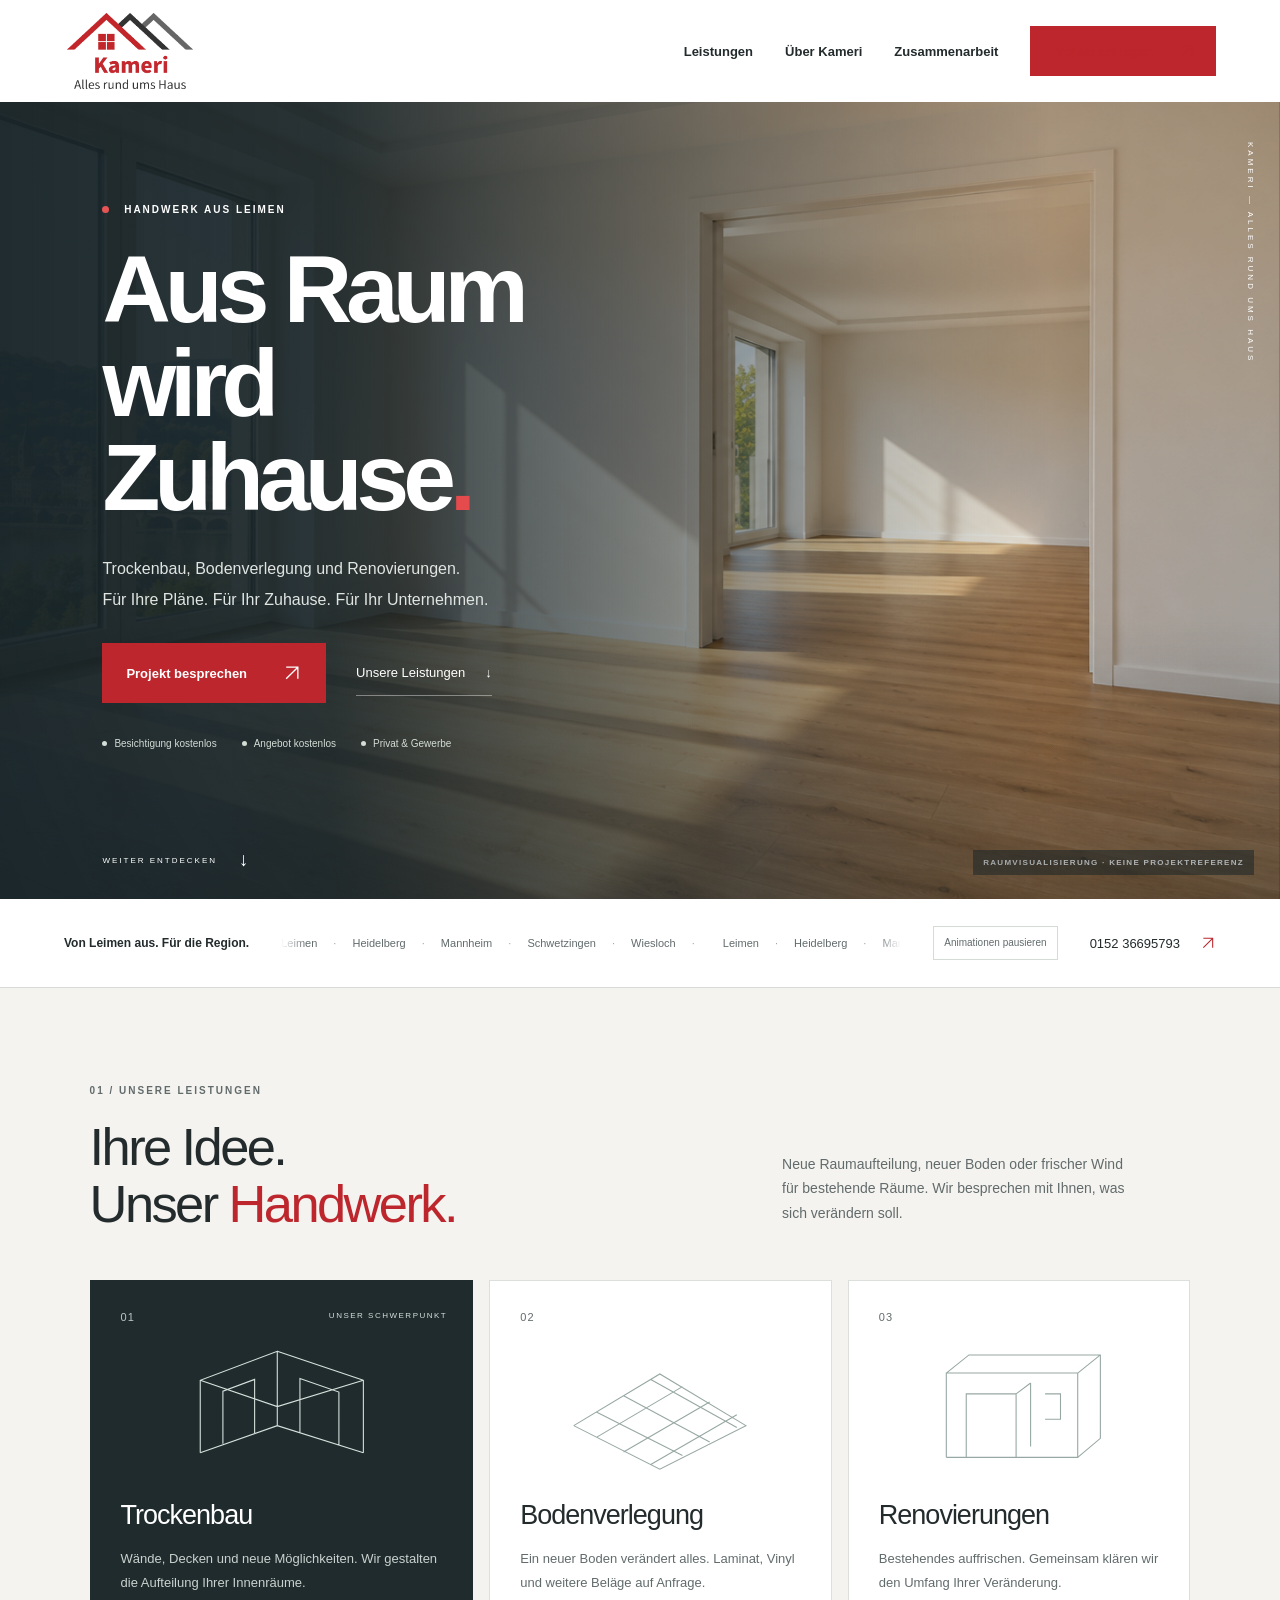
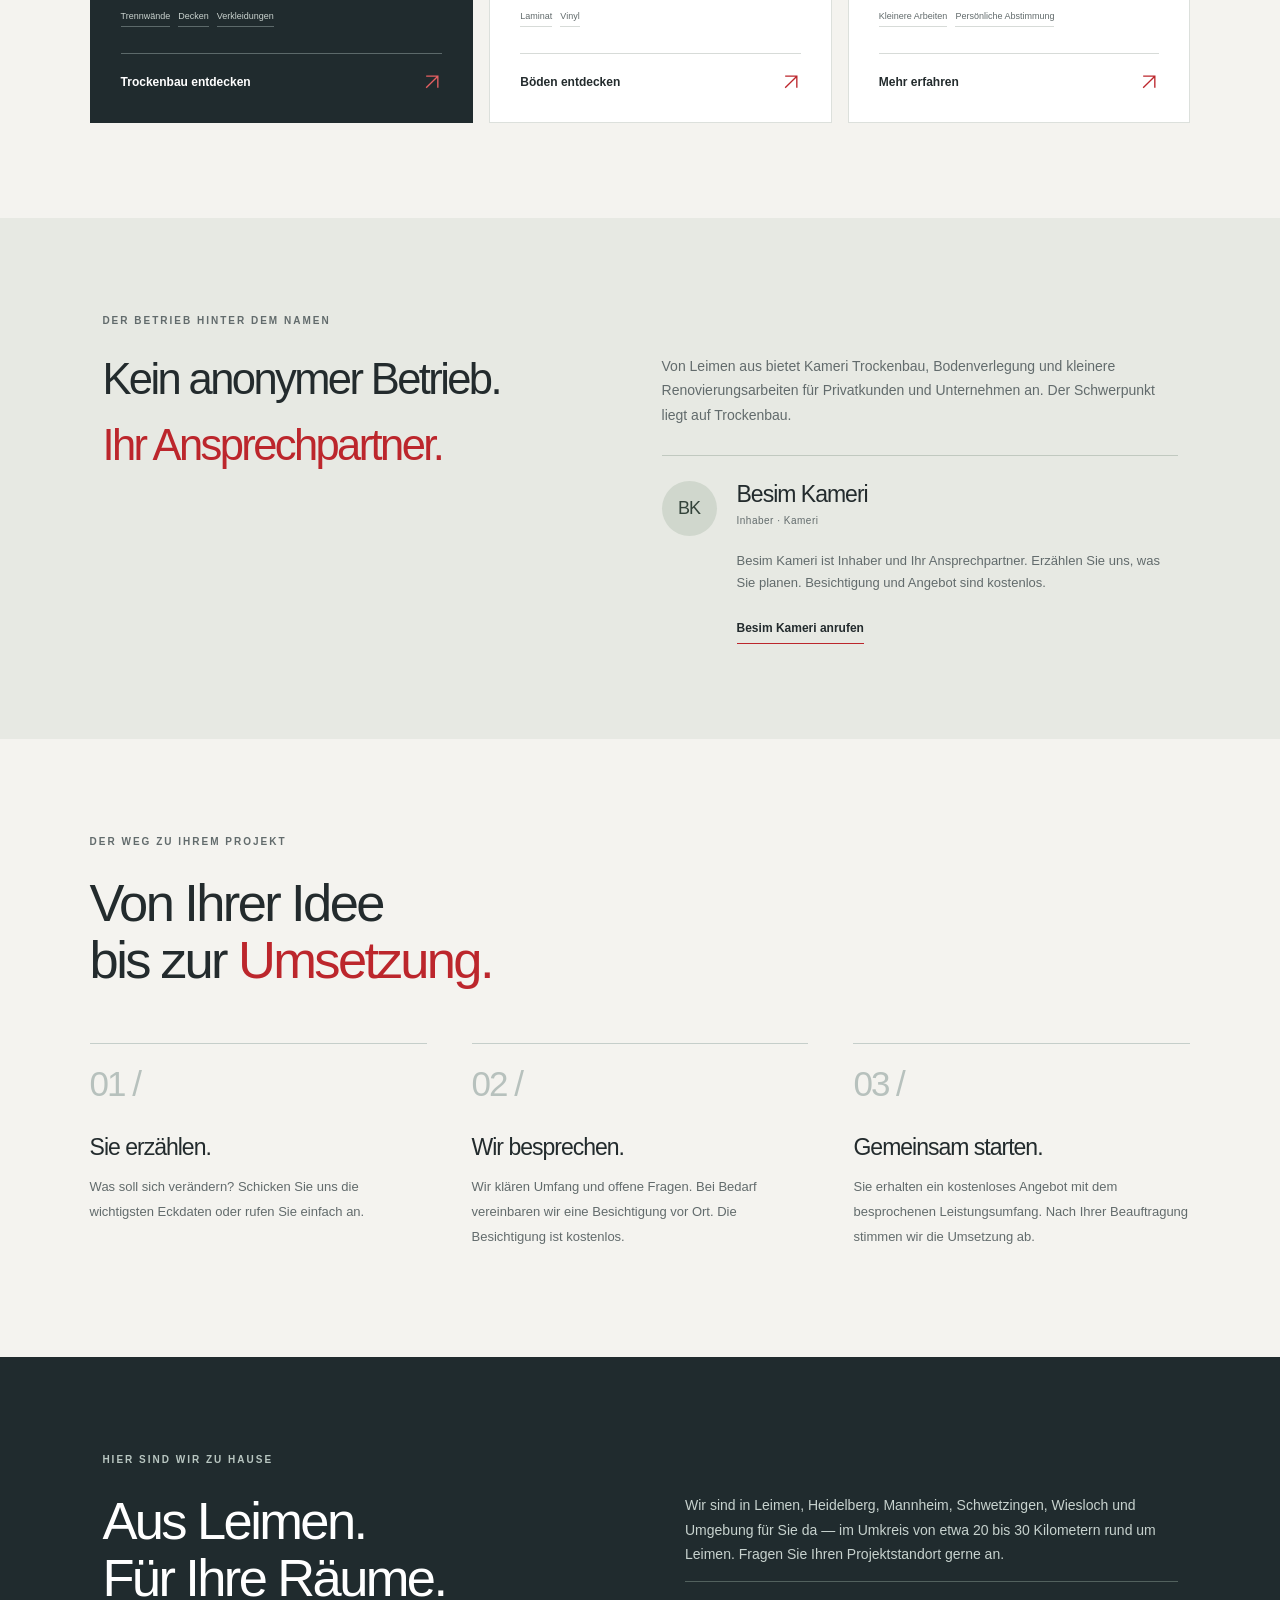
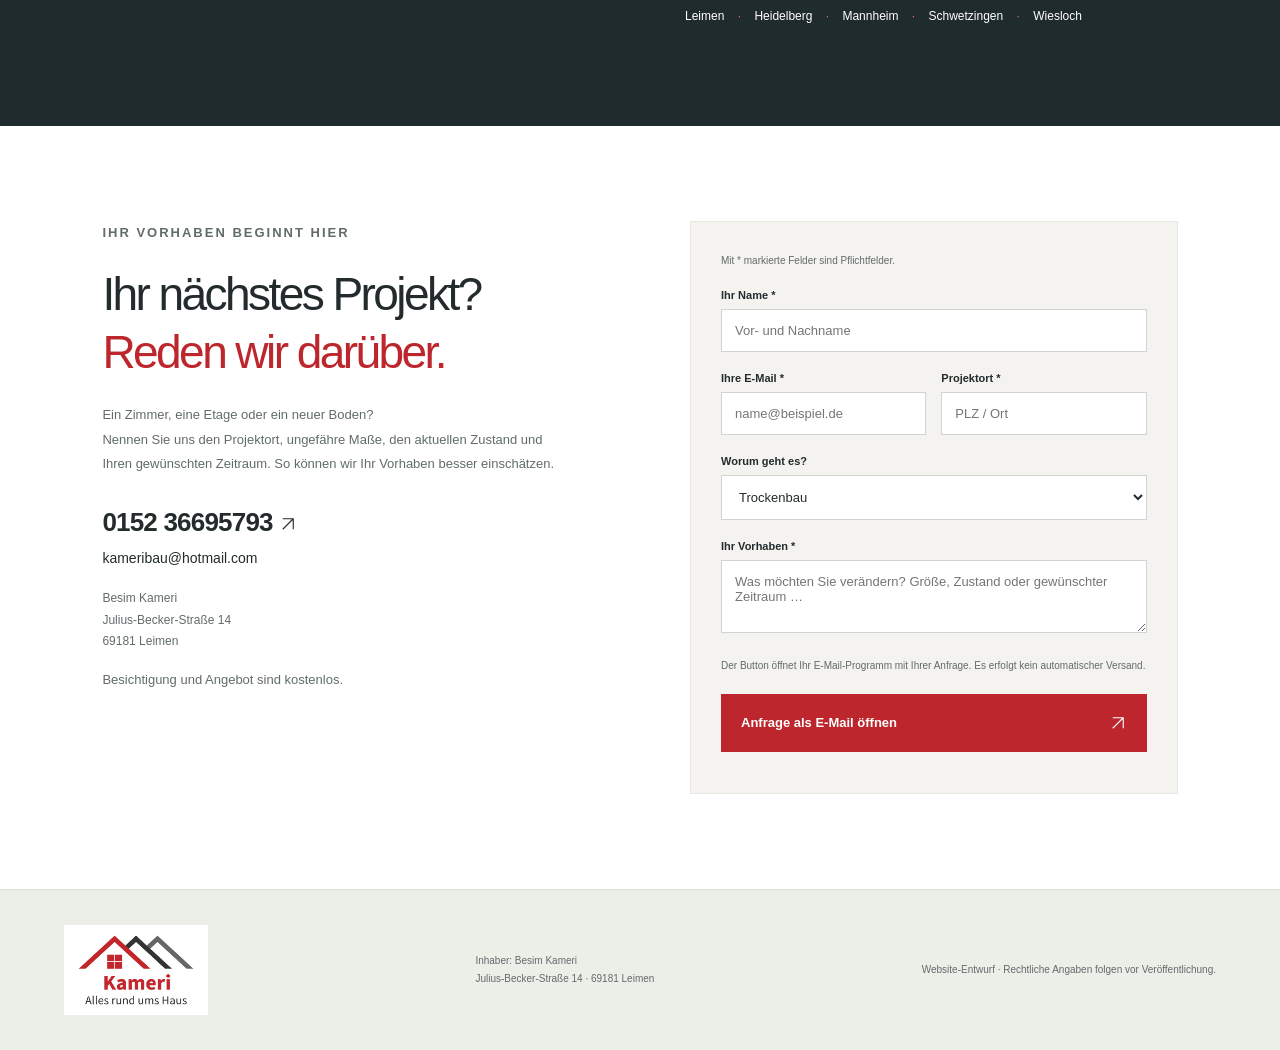
<file: index.html>
<!doctype html>
<html lang="de">
<head>
<meta charset="utf-8"><meta name="viewport" content="width=device-width, initial-scale=1">
<title>Kameri · Trockenbau & Bodenverlegung in Leimen</title>
<meta name="description" content="Kameri – Alles rund ums Haus. Trockenbau, Laminat, Vinyl und Renovierungen in Leimen, Heidelberg, Mannheim, Schwetzingen und Wiesloch. Jetzt Projekt anfragen.">
<link rel="stylesheet" href="style.css?v=bewegung-7">
</head>
<body>
<a class="skip-link" href="#hauptinhalt">Zum Inhalt springen</a>
<header class="header"><a class="brand" href="#" aria-label="Kameri Startseite"><img src="assets/kameri-logo.png" alt="Kameri – Alles rund ums Haus" width="230" height="143" style="width:min(230px, 44vw);max-width:100%;height:auto"></a><button class="menu-toggle" type="button" aria-expanded="false" aria-controls="main-nav" hidden>Menü <span aria-hidden="true">☰</span></button><nav id="main-nav" aria-label="Hauptnavigation"><a href="#leistungen">Leistungen</a><a href="#ueber-uns">Über Kameri</a><a href="#ablauf">Zusammenarbeit</a><a href="#kontakt" class="nav-contact">Projekt anfragen <span><svg aria-hidden="true" width="18" height="18" viewBox="0 0 24 24" fill="none" stroke="currentColor" stroke-width="1.5"><path d="M5 19 19 5M5 5h14v14"/></svg></span></a></nav></header>
<main id="hauptinhalt">
<section class="hero">
<figure class="hero-photo"><div class="hero-image-layer"><img src="assets/raumgestaltung.png" alt="Visualisierung eines hellen Innenraums mit Trockenbau und Holzoptikboden" width="1536" height="1024" fetchpriority="high"></div><figcaption>RAUMVISUALISIERUNG · KEINE PROJEKTREFERENZ</figcaption></figure>
<div class="hero-copy"><p class="eyebrow"><span class="dot"></span> HANDWERK AUS LEIMEN</p><h1>Aus Raum<br>wird <span>Zuhause</span></h1><p class="intro">Trockenbau, Bodenverlegung und Renovierungen. <br>Für Ihre Pläne. Für Ihr Zuhause. Für Ihr Unternehmen.</p><div class="hero-actions"><a class="button" href="#kontakt">Projekt besprechen <svg aria-hidden="true" width="20" height="20" viewBox="0 0 24 24" fill="none" stroke="currentColor" stroke-width="1.6"><path d="m5 19 14-14M5 5h14v14"/></svg></a><a class="hero-secondary" href="#leistungen">Unsere Leistungen <span aria-hidden="true">↓</span></a></div><div class="hero-proof"><span>Besichtigung kostenlos</span><span>Angebot kostenlos</span><span>Privat & Gewerbe</span></div></div>
<a class="hero-bottom" href="#leistungen"><span>WEITER ENTDECKEN</span><span aria-hidden="true">↓</span></a><span class="hero-side" aria-hidden="true">KAMERI — ALLES RUND UMS HAUS</span>
</section>
<div class="intro-strip"><span>Von Leimen aus. Für die Region.</span><div class="city-ticker"><p class="sr-only">Leimen, Heidelberg, Mannheim, Schwetzingen und Wiesloch</p><div class="ticker-track" aria-hidden="true"><span>Leimen <i>·</i> Heidelberg <i>·</i> Mannheim <i>·</i> Schwetzingen <i>·</i> Wiesloch <i>·</i> </span><span>Leimen <i>·</i> Heidelberg <i>·</i> Mannheim <i>·</i> Schwetzingen <i>·</i> Wiesloch <i>·</i> </span></div></div><button class="motion-toggle" type="button" aria-pressed="false" hidden>Animationen pausieren</button><a href="tel:+4915236695793">0152 36695793 <svg aria-hidden="true" width="20" height="20" viewBox="0 0 24 24" fill="none" stroke="currentColor" stroke-width="1.6"><path d="m5 19 14-14M5 5h14v14"/></svg></a></div>
<section id="leistungen" class="services section"><div class="section-heading"><div><p class="eyebrow">01 / UNSERE LEISTUNGEN</p><h2>Ihre Idee.<br>Unser <em>Handwerk.</em></h2></div><p>Neue Raumaufteilung, neuer Boden oder frischer Wind für bestehende Räume. Wir besprechen mit Ihnen, was sich verändern soll.</p></div><div class="service-grid">
<article class="service service-featured"><span class="number">01</span><span class="tag">UNSER SCHWERPUNKT</span><div class="service-drawing" aria-hidden="true"><svg viewBox="0 0 260 160" fill="none" stroke="currentColor" stroke-width="1.2"><path d="m40 130 85-30 95 30M125 100V18M40 130V50l85-32 95 32v80M65 120V62l35-13v59M150 108V48l43 15v59M125 18l95 32M40 50l85 29 95-29M125 79v21"/></svg></div><div class="service-copy"><h3>Trockenbau</h3><p>Wände, Decken und neue Möglichkeiten. Wir gestalten die Aufteilung Ihrer Innenräume.</p><ul><li>Trennwände</li><li>Decken</li><li>Verkleidungen</li></ul><a class="service-link" href="trockenbau.html"><span>Trockenbau entdecken</span><svg aria-hidden="true" width="20" height="20" viewBox="0 0 24 24" fill="none" stroke="currentColor" stroke-width="1.6"><path d="m5 19 14-14M5 5h14v14"/></svg></a></div></article>
<article class="service"><span class="number">02</span><div class="service-drawing" aria-hidden="true"><svg viewBox="0 0 260 160" fill="none" stroke="currentColor" stroke-width="1.2"><path d="m35 100 95-57 95 57-95 48-95-48Zm25 13 95-56M90 129l95-55M120 143l95-55M60 85l95 48M90 67l95 51M120 49l95 53"/></svg></div><div class="service-copy"><h3>Bodenverlegung</h3><p>Ein neuer Boden verändert alles. Laminat, Vinyl und weitere Beläge auf Anfrage.</p><ul><li>Laminat</li><li>Vinyl</li></ul><a class="service-link" href="bodenverlegung.html"><span>Böden entdecken</span><svg aria-hidden="true" width="20" height="20" viewBox="0 0 24 24" fill="none" stroke="currentColor" stroke-width="1.6"><path d="m5 19 14-14M5 5h14v14"/></svg></a></div></article>
<article class="service"><span class="number">03</span><div class="service-drawing" aria-hidden="true"><svg viewBox="0 0 260 160" fill="none" stroke="currentColor" stroke-width="1.2"><path d="M50 135V42h145v93H50Zm22 0V65h55v70m32-70h17v28h-17M50 42l25-20h145v92l-25 21M195 42l25-20M127 65l16-12m-16 12h-55M143 53v70"/></svg></div><div class="service-copy"><h3>Renovierungen</h3><p>Bestehendes auffrischen. Gemeinsam klären wir den Umfang Ihrer Veränderung.</p><ul><li>Kleinere Arbeiten</li><li>Persönliche Abstimmung</li></ul><a class="service-link" href="renovierungen.html"><span>Mehr erfahren</span><svg aria-hidden="true" width="20" height="20" viewBox="0 0 24 24" fill="none" stroke="currentColor" stroke-width="1.6"><path d="m5 19 14-14M5 5h14v14"/></svg></a></div></article></div></section>
<section id="ueber-uns" class="section about"><p class="eyebrow">DER BETRIEB HINTER DEM NAMEN</p><h2>Kein anonymer Betrieb.<br><em>Ihr Ansprechpartner.</em></h2><div class="about-grid"><p>Von Leimen aus bietet Kameri Trockenbau, Bodenverlegung und kleinere Renovierungsarbeiten für Privatkunden und Unternehmen an. Der Schwerpunkt liegt auf Trockenbau.</p><div><span class="person-monogram" aria-hidden="true">BK</span><h3>Besim Kameri</h3><p class="person-role">Inhaber · Kameri</p><p>Besim Kameri ist Inhaber und Ihr Ansprechpartner. Erzählen Sie uns, was Sie planen. Besichtigung und Angebot sind kostenlos.</p><a class="text-link" href="tel:+4915236695793">Besim Kameri anrufen</a></div></div></section>
<section id="ablauf" class="process section"><p class="eyebrow">DER WEG ZU IHREM PROJEKT</p><h2>Von Ihrer Idee<br>bis zur <em>Umsetzung.</em></h2><div class="steps"><article><span>01 /</span><h3>Sie erzählen.</h3><p>Was soll sich verändern? Schicken Sie uns die wichtigsten Eckdaten oder rufen Sie einfach an.</p></article><article><span>02 /</span><h3>Wir besprechen.</h3><p>Wir klären Umfang und offene Fragen. Bei Bedarf vereinbaren wir eine Besichtigung vor Ort. Die Besichtigung ist kostenlos.</p></article><article><span>03 /</span><h3>Gemeinsam starten.</h3><p>Sie erhalten ein kostenloses Angebot mit dem besprochenen Leistungsumfang. Nach Ihrer Beauftragung stimmen wir die Umsetzung ab.</p></article></div></section>
<section class="region section"><p class="eyebrow">HIER SIND WIR ZU HAUSE</p><h2>Aus Leimen.<br>Für Ihre Räume.</h2><p>Wir sind in Leimen, Heidelberg, Mannheim, Schwetzingen, Wiesloch und Umgebung für Sie da — im Umkreis von etwa 20 bis 30 Kilometern rund um Leimen. Fragen Sie Ihren Projektstandort gerne an.</p><div class="cities">Leimen <span>·</span> Heidelberg <span>·</span> Mannheim <span>·</span> Schwetzingen <span>·</span> Wiesloch</div></section>
<section id="kontakt" class="contact section"><div><p class="eyebrow">IHR VORHABEN BEGINNT HIER</p><h2>Ihr nächstes Projekt?<br><em>Reden wir darüber.</em></h2><p>Ein Zimmer, eine Etage oder ein neuer Boden?<br>Nennen Sie uns den Projektort, ungefähre Maße, den aktuellen Zustand und Ihren gewünschten Zeitraum. So können wir Ihr Vorhaben besser einschätzen.</p><a class="contact-phone" href="tel:+4915236695793">0152 36695793 <svg aria-hidden="true" width="18" height="18" viewBox="0 0 24 24" fill="none" stroke="currentColor" stroke-width="1.5"><path d="M5 19 19 5M5 5h14v14"/></svg></a><a href="mailto:kameribau@hotmail.com">kameribau@hotmail.com</a><address>Besim Kameri<br>Julius-Becker-Straße 14<br>69181 Leimen</address><p>Besichtigung und Angebot sind kostenlos.</p></div><form id="inquiry"><p class="form-note">Mit * markierte Felder sind Pflichtfelder.</p><label for="name">Ihr Name *</label><input id="name" name="name" autocomplete="name" required placeholder="Vor- und Nachname"><div class="form-row"><div><label for="email">Ihre E-Mail *</label><input id="email" name="email" type="email" autocomplete="email" required placeholder="name@beispiel.de"></div><div><label for="place">Projektort *</label><input id="place" name="place" autocomplete="address-level2" required placeholder="PLZ / Ort"></div></div><label for="service">Worum geht es?</label><select id="service" name="service"><option>Trockenbau</option><option>Bodenverlegung</option><option>Renovierung</option><option>Mehrere Leistungen / Sonstiges</option></select><label for="message">Ihr Vorhaben *</label><textarea id="message" name="message" rows="3" required placeholder="Was möchten Sie verändern? Größe, Zustand oder gewünschter Zeitraum …"></textarea><p class="form-note">Der Button öffnet Ihr E-Mail-Programm mit Ihrer Anfrage. Es erfolgt kein automatischer Versand.</p><button class="button" type="submit">Anfrage als E-Mail öffnen <span><svg aria-hidden="true" width="18" height="18" viewBox="0 0 24 24" fill="none" stroke="currentColor" stroke-width="1.5"><path d="M5 19 19 5M5 5h14v14"/></svg></span></button><p id="form-status" role="status"></p></form></section>
</main><footer><a class="brand" href="#"><img src="assets/kameri-logo.png" alt="Kameri – Alles rund ums Haus" width="230" height="143" style="width:min(230px, 44vw);max-width:100%;height:auto"></a><p>Inhaber: Besim Kameri<br>Julius-Becker-Straße 14 · 69181 Leimen</p><span class="draft-note">Website-Entwurf · Rechtliche Angaben folgen vor Veröffentlichung.</span></footer>
<script src="script.js?v=bewegung-7"></script>
</body></html>
</file>
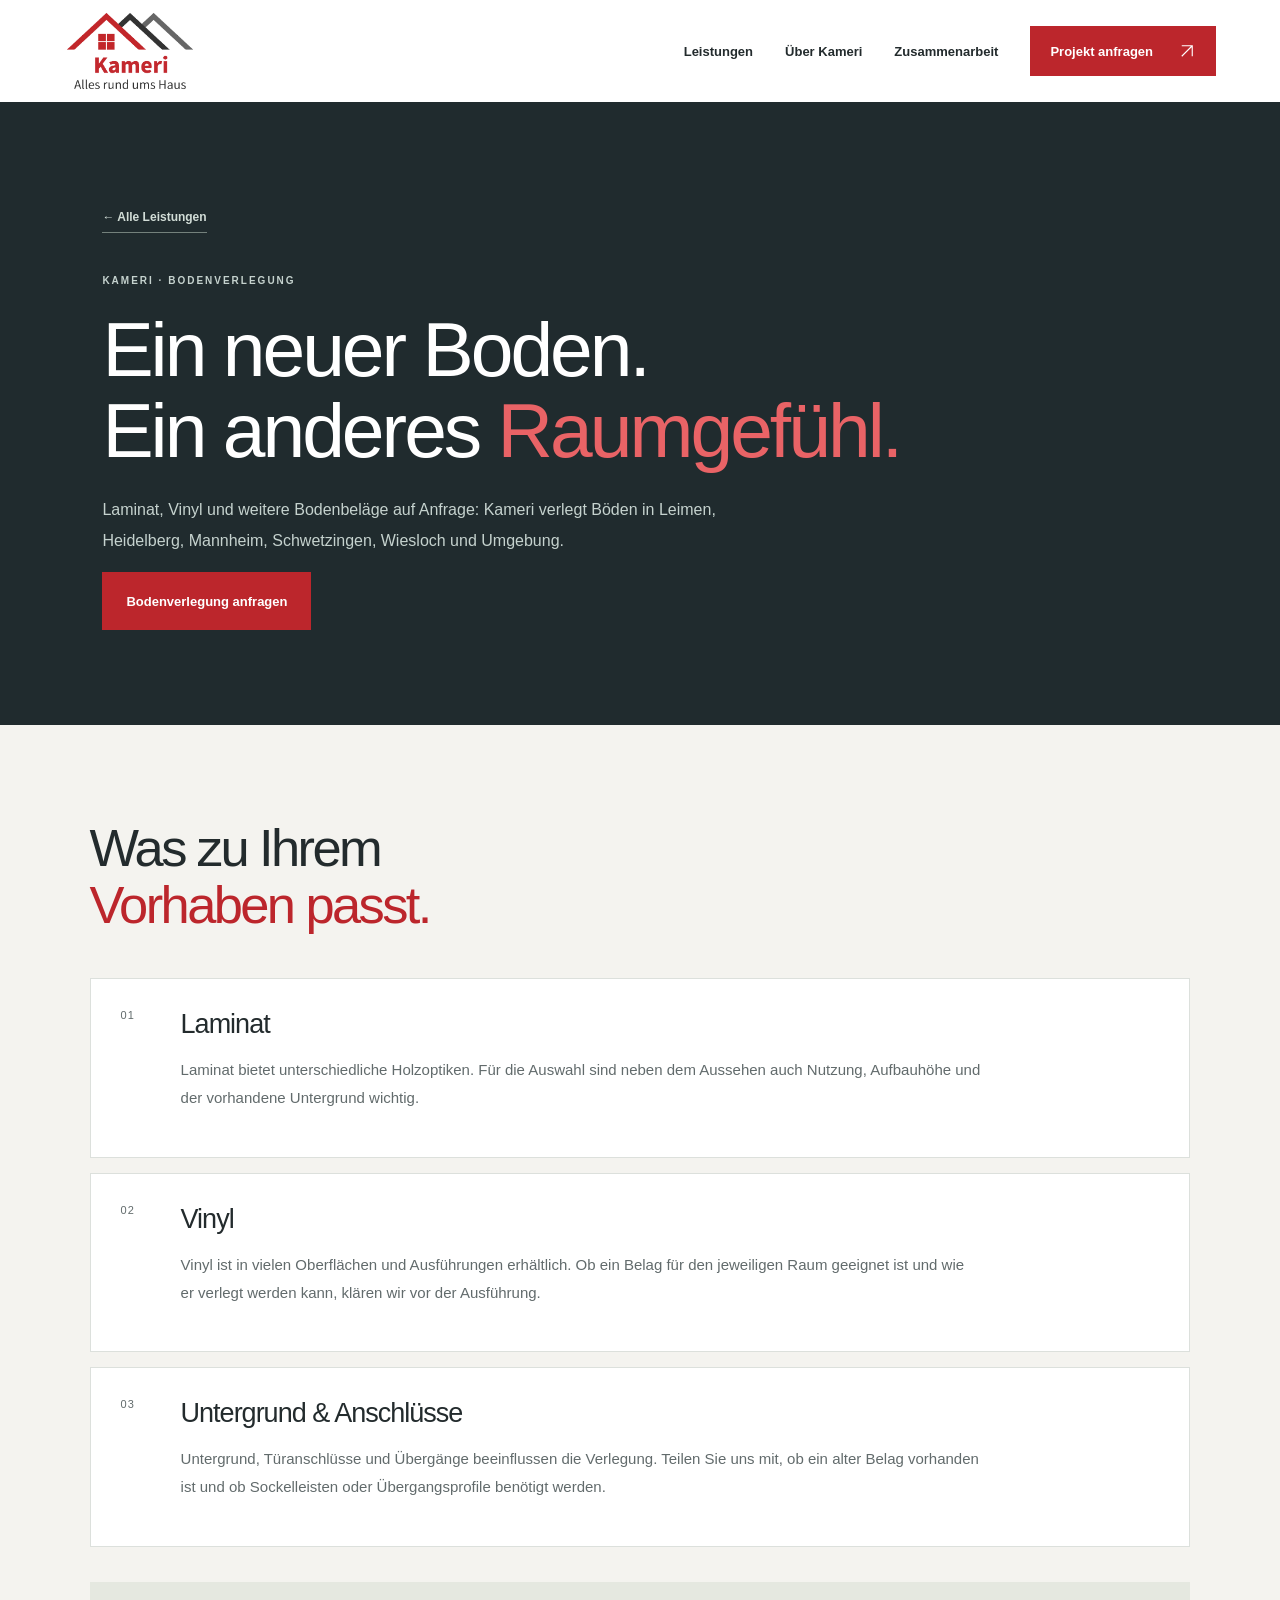
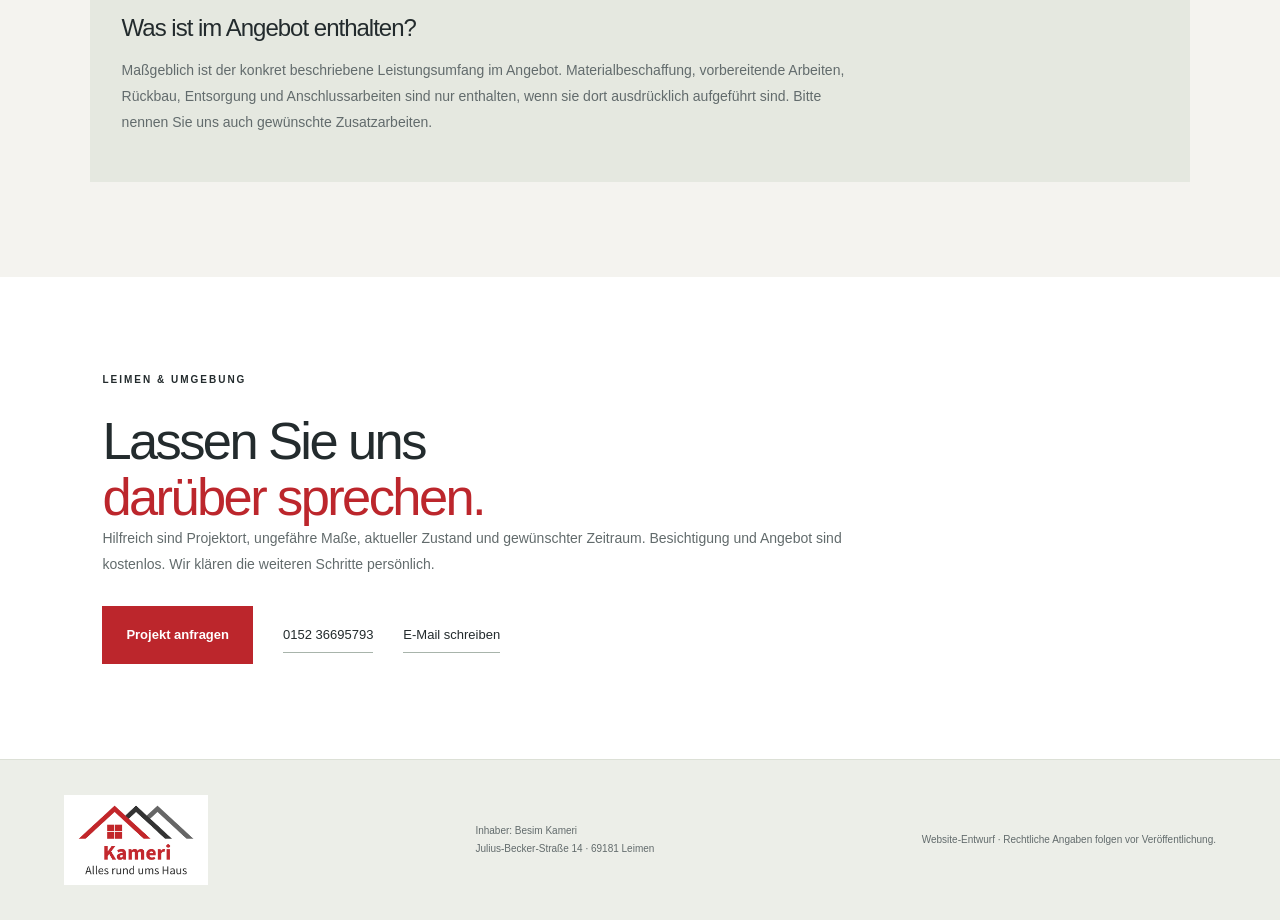
<file: bodenverlegung.html>
<!doctype html>
<html lang="de"><head><meta charset="utf-8"><meta name="viewport" content="width=device-width, initial-scale=1"><title>Bodenverlegung in Leimen | Kameri</title><meta name="description" content="Bodenverlegung von Kameri in Leimen und Umgebung. Leistungen kennenlernen und Ihr Projekt persönlich besprechen."><link rel="stylesheet" href="style.css?v=bewegung-7"></head><body><a class="skip-link" href="#hauptinhalt">Zum Inhalt springen</a><header class="header"><a class="brand" href="index.html" aria-label="Kameri Startseite"><img src="assets/kameri-logo.png" alt="Kameri – Alles rund ums Haus" width="230" height="143" style="width:min(230px, 44vw);max-width:100%;height:auto"></a><button class="menu-toggle" type="button" aria-expanded="false" aria-controls="main-nav" hidden>Menü <span aria-hidden="true">☰</span></button><nav id="main-nav" aria-label="Hauptnavigation"><a href="index.html#leistungen">Leistungen</a><a href="index.html#ueber-uns">Über Kameri</a><a href="index.html#ablauf">Zusammenarbeit</a><a href="index.html#kontakt" class="nav-contact">Projekt anfragen <span><svg aria-hidden="true" width="18" height="18" viewBox="0 0 24 24" fill="none" stroke="currentColor" stroke-width="1.5"><path d="M5 19 19 5M5 5h14v14"/></svg></span></a></nav></header>
<main id="hauptinhalt"><section class="section detail-intro"><a class="text-link" href="index.html#leistungen">← Alle Leistungen</a><p class="eyebrow">KAMERI · BODENVERLEGUNG</p><h1>Ein neuer Boden.<br>Ein anderes <em>Raumgefühl.</em></h1><p class="intro">Laminat, Vinyl und weitere Bodenbeläge auf Anfrage: Kameri verlegt Böden in Leimen, Heidelberg, Mannheim, Schwetzingen, Wiesloch und Umgebung.</p><a class="button" href="index.html#kontakt">Bodenverlegung anfragen</a></section><section class="section detail-services"><h2>Was zu Ihrem<br><em>Vorhaben passt.</em></h2><article class="service"><span class="number">01</span><div><h3>Laminat</h3><p>Laminat bietet unterschiedliche Holzoptiken. Für die Auswahl sind neben dem Aussehen auch Nutzung, Aufbauhöhe und der vorhandene Untergrund wichtig.</p></div></article><article class="service"><span class="number">02</span><div><h3>Vinyl</h3><p>Vinyl ist in vielen Oberflächen und Ausführungen erhältlich. Ob ein Belag für den jeweiligen Raum geeignet ist und wie er verlegt werden kann, klären wir vor der Ausführung.</p></div></article><article class="service"><span class="number">03</span><div><h3>Untergrund & Anschlüsse</h3><p>Untergrund, Türanschlüsse und Übergänge beeinflussen die Verlegung. Teilen Sie uns mit, ob ein alter Belag vorhanden ist und ob Sockelleisten oder Übergangsprofile benötigt werden.</p></div></article><div class="scope-note"><h3>Was ist im Angebot enthalten?</h3><p>Maßgeblich ist der konkret beschriebene Leistungsumfang im Angebot. Materialbeschaffung, vorbereitende Arbeiten, Rückbau, Entsorgung und Anschlussarbeiten sind nur enthalten, wenn sie dort ausdrücklich aufgeführt sind. Bitte nennen Sie uns auch gewünschte Zusatzarbeiten.</p></div></section><section class="section detail-contact"><p class="eyebrow">LEIMEN & UMGEBUNG</p><h2>Lassen Sie uns<br><em>darüber sprechen.</em></h2><p>Hilfreich sind Projektort, ungefähre Maße, aktueller Zustand und gewünschter Zeitraum. Besichtigung und Angebot sind kostenlos. Wir klären die weiteren Schritte persönlich.</p><div class="hero-actions"><a class="button" href="index.html#kontakt">Projekt anfragen</a><a class="phone" href="tel:+4915236695793">0152 36695793</a><a class="phone" href="mailto:kameribau@hotmail.com">E-Mail schreiben</a></div></section></main><footer><a class="brand" href="index.html"><img src="assets/kameri-logo.png" alt="Kameri – Alles rund ums Haus" width="230" height="143" style="width:min(230px, 44vw);max-width:100%;height:auto"></a><p>Inhaber: Besim Kameri<br>Julius-Becker-Straße 14 · 69181 Leimen</p><span class="draft-note">Website-Entwurf · Rechtliche Angaben folgen vor Veröffentlichung.</span></footer>
<script src="script.js?v=bewegung-7"></script></body></html>
</file>
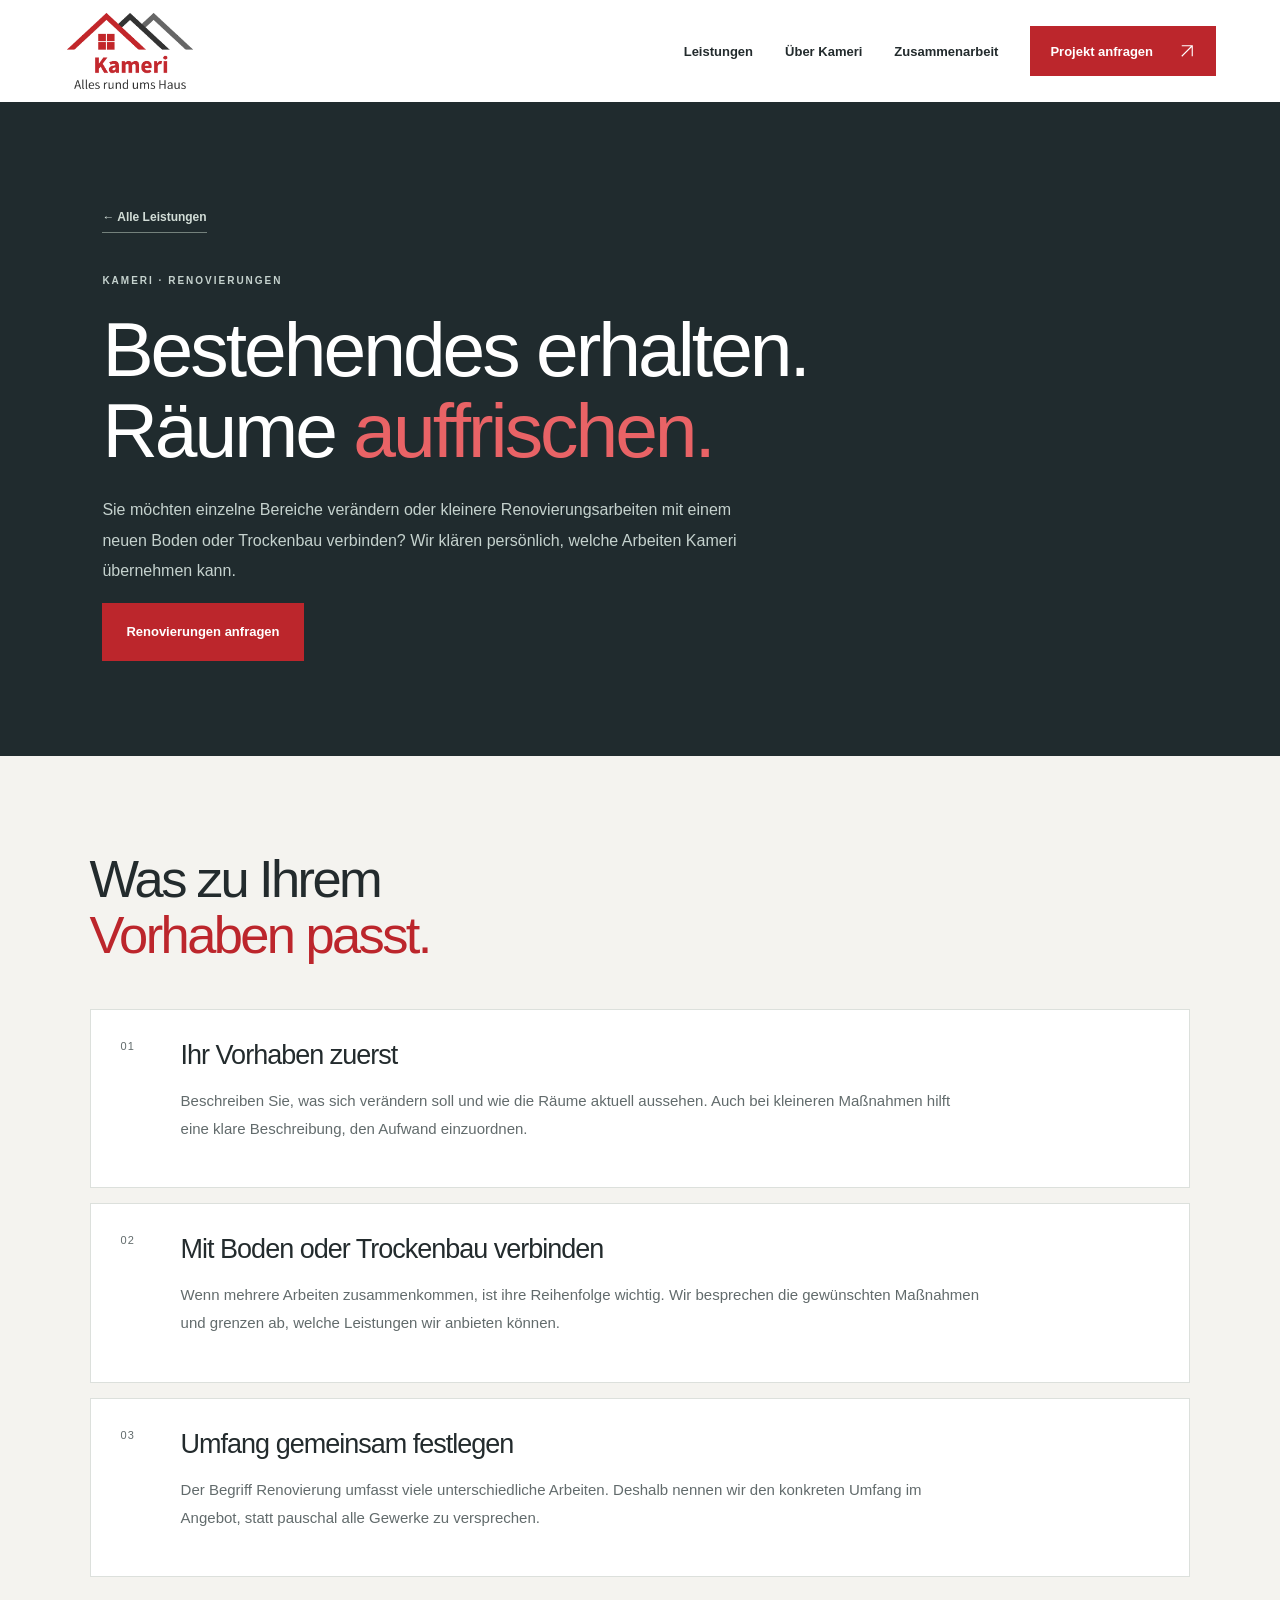
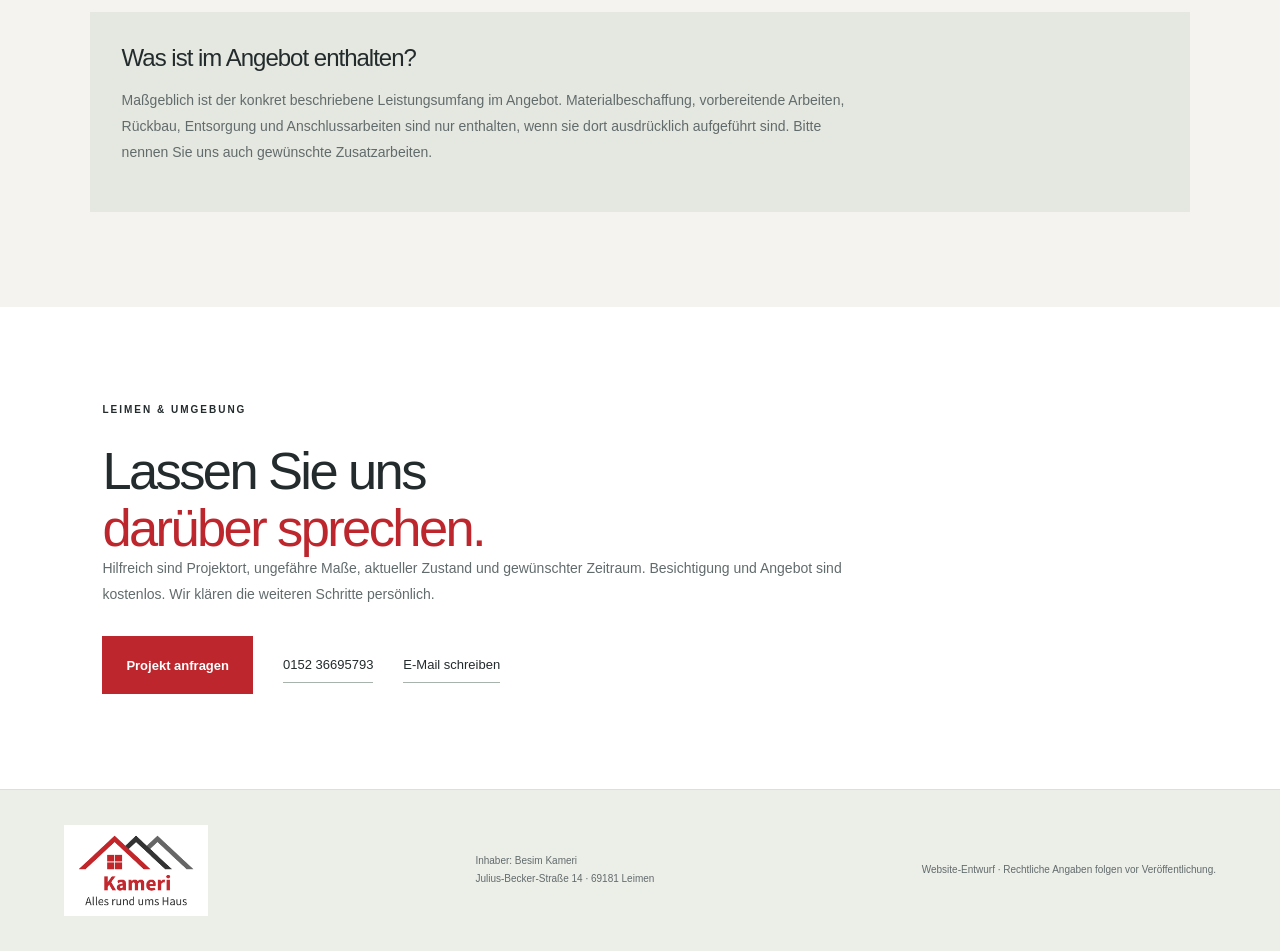
<file: renovierungen.html>
<!doctype html>
<html lang="de"><head><meta charset="utf-8"><meta name="viewport" content="width=device-width, initial-scale=1"><title>Renovierungen in Leimen | Kameri</title><meta name="description" content="Renovierungen von Kameri in Leimen und Umgebung. Leistungen kennenlernen und Ihr Projekt persönlich besprechen."><link rel="stylesheet" href="style.css?v=bewegung-7"></head><body><a class="skip-link" href="#hauptinhalt">Zum Inhalt springen</a><header class="header"><a class="brand" href="index.html" aria-label="Kameri Startseite"><img src="assets/kameri-logo.png" alt="Kameri – Alles rund ums Haus" width="230" height="143" style="width:min(230px, 44vw);max-width:100%;height:auto"></a><button class="menu-toggle" type="button" aria-expanded="false" aria-controls="main-nav" hidden>Menü <span aria-hidden="true">☰</span></button><nav id="main-nav" aria-label="Hauptnavigation"><a href="index.html#leistungen">Leistungen</a><a href="index.html#ueber-uns">Über Kameri</a><a href="index.html#ablauf">Zusammenarbeit</a><a href="index.html#kontakt" class="nav-contact">Projekt anfragen <span><svg aria-hidden="true" width="18" height="18" viewBox="0 0 24 24" fill="none" stroke="currentColor" stroke-width="1.5"><path d="M5 19 19 5M5 5h14v14"/></svg></span></a></nav></header>
<main id="hauptinhalt"><section class="section detail-intro"><a class="text-link" href="index.html#leistungen">← Alle Leistungen</a><p class="eyebrow">KAMERI · RENOVIERUNGEN</p><h1>Bestehendes erhalten.<br>Räume <em>auffrischen.</em></h1><p class="intro">Sie möchten einzelne Bereiche verändern oder kleinere Renovierungsarbeiten mit einem neuen Boden oder Trockenbau verbinden? Wir klären persönlich, welche Arbeiten Kameri übernehmen kann.</p><a class="button" href="index.html#kontakt">Renovierungen anfragen</a></section><section class="section detail-services"><h2>Was zu Ihrem<br><em>Vorhaben passt.</em></h2><article class="service"><span class="number">01</span><div><h3>Ihr Vorhaben zuerst</h3><p>Beschreiben Sie, was sich verändern soll und wie die Räume aktuell aussehen. Auch bei kleineren Maßnahmen hilft eine klare Beschreibung, den Aufwand einzuordnen.</p></div></article><article class="service"><span class="number">02</span><div><h3>Mit Boden oder Trockenbau verbinden</h3><p>Wenn mehrere Arbeiten zusammenkommen, ist ihre Reihenfolge wichtig. Wir besprechen die gewünschten Maßnahmen und grenzen ab, welche Leistungen wir anbieten können.</p></div></article><article class="service"><span class="number">03</span><div><h3>Umfang gemeinsam festlegen</h3><p>Der Begriff Renovierung umfasst viele unterschiedliche Arbeiten. Deshalb nennen wir den konkreten Umfang im Angebot, statt pauschal alle Gewerke zu versprechen.</p></div></article><div class="scope-note"><h3>Was ist im Angebot enthalten?</h3><p>Maßgeblich ist der konkret beschriebene Leistungsumfang im Angebot. Materialbeschaffung, vorbereitende Arbeiten, Rückbau, Entsorgung und Anschlussarbeiten sind nur enthalten, wenn sie dort ausdrücklich aufgeführt sind. Bitte nennen Sie uns auch gewünschte Zusatzarbeiten.</p></div></section><section class="section detail-contact"><p class="eyebrow">LEIMEN & UMGEBUNG</p><h2>Lassen Sie uns<br><em>darüber sprechen.</em></h2><p>Hilfreich sind Projektort, ungefähre Maße, aktueller Zustand und gewünschter Zeitraum. Besichtigung und Angebot sind kostenlos. Wir klären die weiteren Schritte persönlich.</p><div class="hero-actions"><a class="button" href="index.html#kontakt">Projekt anfragen</a><a class="phone" href="tel:+4915236695793">0152 36695793</a><a class="phone" href="mailto:kameribau@hotmail.com">E-Mail schreiben</a></div></section></main><footer><a class="brand" href="index.html"><img src="assets/kameri-logo.png" alt="Kameri – Alles rund ums Haus" width="230" height="143" style="width:min(230px, 44vw);max-width:100%;height:auto"></a><p>Inhaber: Besim Kameri<br>Julius-Becker-Straße 14 · 69181 Leimen</p><span class="draft-note">Website-Entwurf · Rechtliche Angaben folgen vor Veröffentlichung.</span></footer>
<script src="script.js?v=bewegung-7"></script></body></html>
</file>
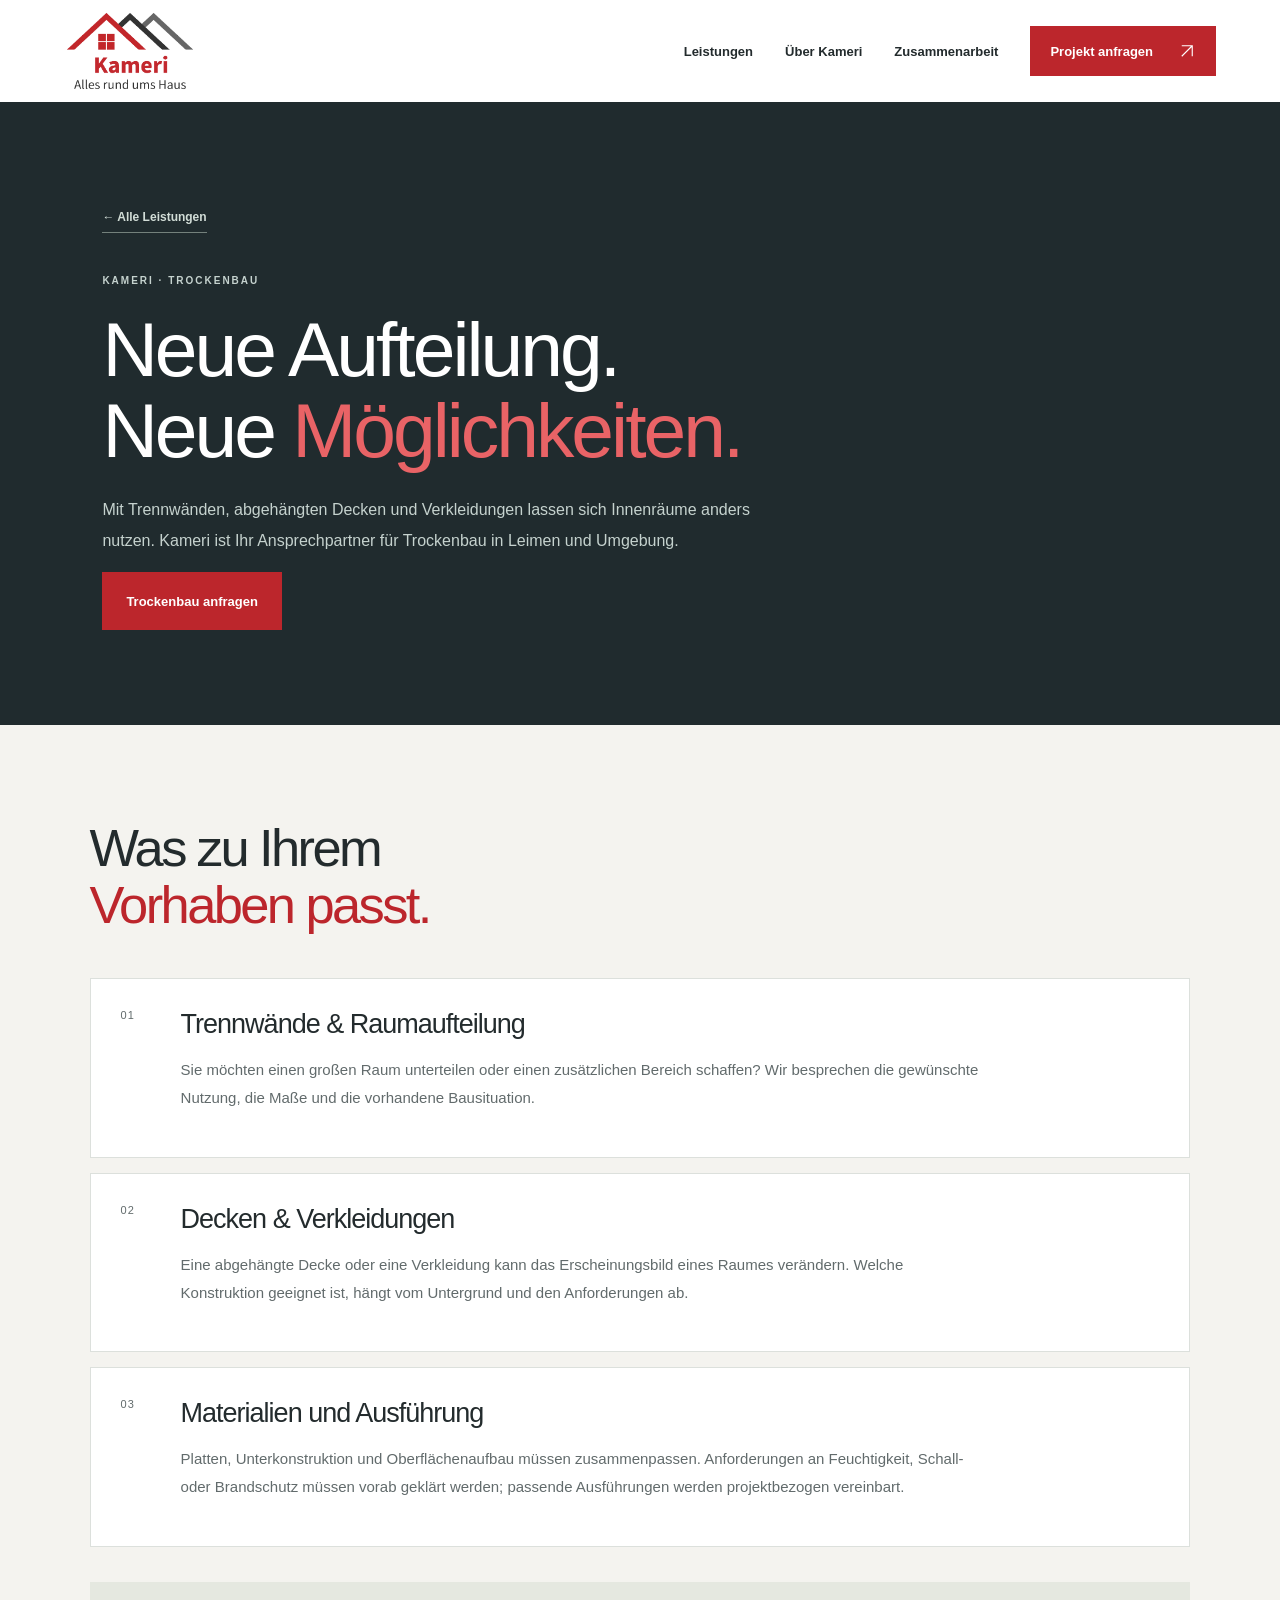
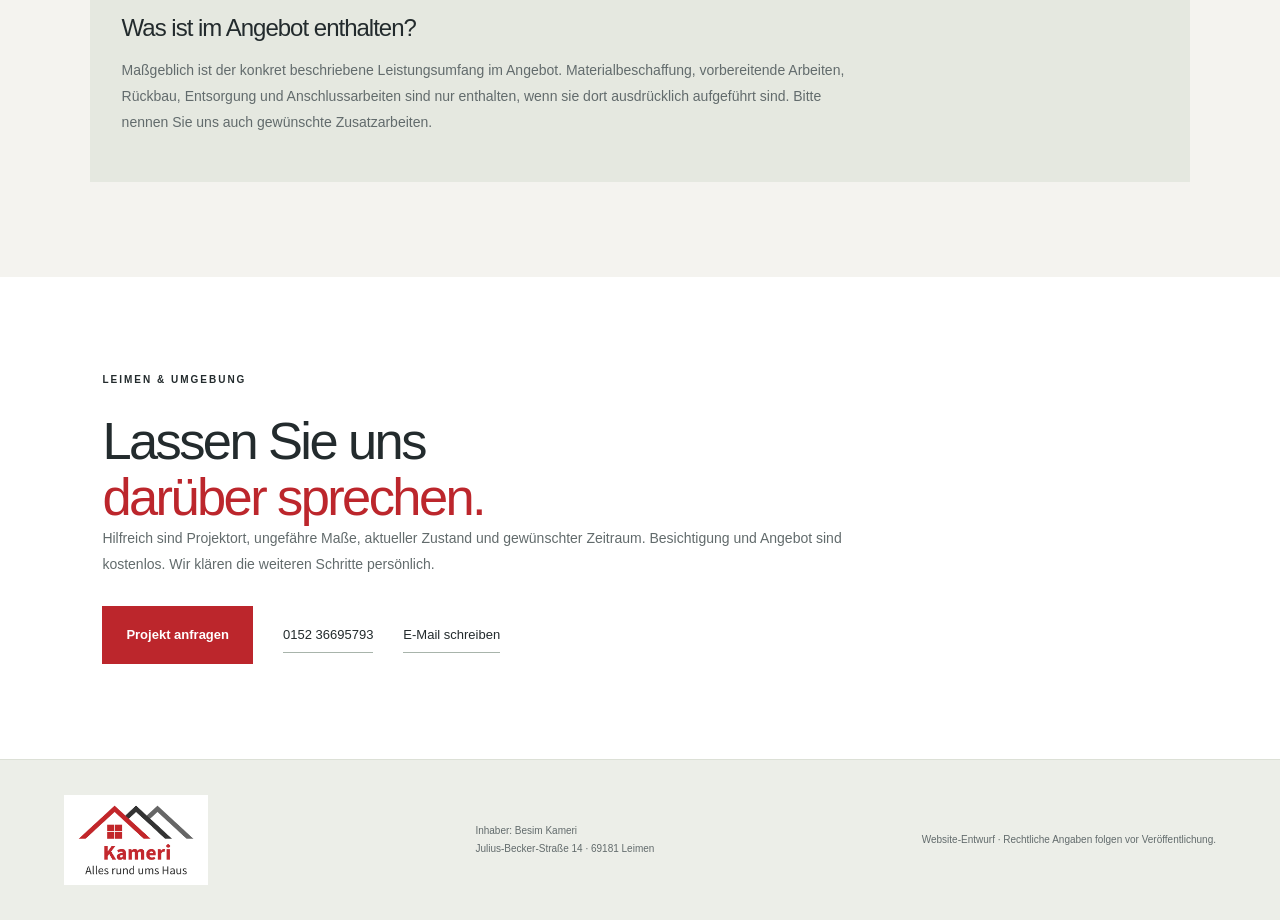
<file: trockenbau.html>
<!doctype html>
<html lang="de"><head><meta charset="utf-8"><meta name="viewport" content="width=device-width, initial-scale=1"><title>Trockenbau in Leimen | Kameri</title><meta name="description" content="Trockenbau von Kameri in Leimen und Umgebung. Leistungen kennenlernen und Ihr Projekt persönlich besprechen."><link rel="stylesheet" href="style.css?v=bewegung-7"></head><body><a class="skip-link" href="#hauptinhalt">Zum Inhalt springen</a><header class="header"><a class="brand" href="index.html" aria-label="Kameri Startseite"><img src="assets/kameri-logo.png" alt="Kameri – Alles rund ums Haus" width="230" height="143" style="width:min(230px, 44vw);max-width:100%;height:auto"></a><button class="menu-toggle" type="button" aria-expanded="false" aria-controls="main-nav" hidden>Menü <span aria-hidden="true">☰</span></button><nav id="main-nav" aria-label="Hauptnavigation"><a href="index.html#leistungen">Leistungen</a><a href="index.html#ueber-uns">Über Kameri</a><a href="index.html#ablauf">Zusammenarbeit</a><a href="index.html#kontakt" class="nav-contact">Projekt anfragen <span><svg aria-hidden="true" width="18" height="18" viewBox="0 0 24 24" fill="none" stroke="currentColor" stroke-width="1.5"><path d="M5 19 19 5M5 5h14v14"/></svg></span></a></nav></header>
<main id="hauptinhalt"><section class="section detail-intro"><a class="text-link" href="index.html#leistungen">← Alle Leistungen</a><p class="eyebrow">KAMERI · TROCKENBAU</p><h1>Neue Aufteilung.<br>Neue <em>Möglichkeiten.</em></h1><p class="intro">Mit Trennwänden, abgehängten Decken und Verkleidungen lassen sich Innenräume anders nutzen. Kameri ist Ihr Ansprechpartner für Trockenbau in Leimen und Umgebung.</p><a class="button" href="index.html#kontakt">Trockenbau anfragen</a></section><section class="section detail-services"><h2>Was zu Ihrem<br><em>Vorhaben passt.</em></h2><article class="service"><span class="number">01</span><div><h3>Trennwände & Raumaufteilung</h3><p>Sie möchten einen großen Raum unterteilen oder einen zusätzlichen Bereich schaffen? Wir besprechen die gewünschte Nutzung, die Maße und die vorhandene Bausituation.</p></div></article><article class="service"><span class="number">02</span><div><h3>Decken & Verkleidungen</h3><p>Eine abgehängte Decke oder eine Verkleidung kann das Erscheinungsbild eines Raumes verändern. Welche Konstruktion geeignet ist, hängt vom Untergrund und den Anforderungen ab.</p></div></article><article class="service"><span class="number">03</span><div><h3>Materialien und Ausführung</h3><p>Platten, Unterkonstruktion und Oberflächenaufbau müssen zusammenpassen. Anforderungen an Feuchtigkeit, Schall- oder Brandschutz müssen vorab geklärt werden; passende Ausführungen werden projektbezogen vereinbart.</p></div></article><div class="scope-note"><h3>Was ist im Angebot enthalten?</h3><p>Maßgeblich ist der konkret beschriebene Leistungsumfang im Angebot. Materialbeschaffung, vorbereitende Arbeiten, Rückbau, Entsorgung und Anschlussarbeiten sind nur enthalten, wenn sie dort ausdrücklich aufgeführt sind. Bitte nennen Sie uns auch gewünschte Zusatzarbeiten.</p></div></section><section class="section detail-contact"><p class="eyebrow">LEIMEN & UMGEBUNG</p><h2>Lassen Sie uns<br><em>darüber sprechen.</em></h2><p>Hilfreich sind Projektort, ungefähre Maße, aktueller Zustand und gewünschter Zeitraum. Besichtigung und Angebot sind kostenlos. Wir klären die weiteren Schritte persönlich.</p><div class="hero-actions"><a class="button" href="index.html#kontakt">Projekt anfragen</a><a class="phone" href="tel:+4915236695793">0152 36695793</a><a class="phone" href="mailto:kameribau@hotmail.com">E-Mail schreiben</a></div></section></main><footer><a class="brand" href="index.html"><img src="assets/kameri-logo.png" alt="Kameri – Alles rund ums Haus" width="230" height="143" style="width:min(230px, 44vw);max-width:100%;height:auto"></a><p>Inhaber: Besim Kameri<br>Julius-Becker-Straße 14 · 69181 Leimen</p><span class="draft-note">Website-Entwurf · Rechtliche Angaben folgen vor Veröffentlichung.</span></footer>
<script src="script.js?v=bewegung-7"></script></body></html>
</file>
<file: style.css>
:root{--paper:#f4f3ef;--ink:#232b2d;--muted:#626b6c;--red:#bc262c;--line:#d7dbd8;--dark:#202b2e;--light:#fafaf7}*{box-sizing:border-box}html{scroll-behavior:smooth;scroll-padding-top:112px}body{margin:0;background:var(--paper);color:var(--ink);font-family:Arial,Helvetica,sans-serif;-webkit-font-smoothing:antialiased}a{color:inherit;text-decoration:none}button,input,textarea,select{font:inherit}button,a{-webkit-tap-highlight-color:transparent}button{cursor:pointer}svg{flex-shrink:0;vertical-align:middle}:focus-visible{outline:3px solid #c9393d;outline-offset:5px}h1,h2,h3,p,figure{margin-top:0}p{line-height:1.75}em{font:inherit;font-style:normal;color:var(--red)}.header{position:sticky;top:0;z-index:40;background:white;display:flex;justify-content:space-between;align-items:center;padding:10px 5%;gap:30px;transition:box-shadow .25s}.header.is-scrolled{box-shadow:0 3px 24px #101b2326}.brand{display:block;line-height:0;flex-shrink:0}.brand img{display:block;width:132px!important;height:auto!important;max-width:100%;object-fit:contain}nav{display:flex;align-items:center;gap:32px;font-size:13px;font-weight:600}nav a{position:relative;padding:10px 0}nav a:not(.nav-contact):after{content:'';position:absolute;left:0;right:0;bottom:0;height:2px;background:var(--red);transform:scaleX(0);transform-origin:left;transition:transform .25s}nav a:hover:after,nav a[aria-current]:after{transform:scaleX(1)}nav a[aria-current]{color:var(--red)}nav .nav-contact{background:var(--red);padding:16px 20px;color:white;display:flex;align-items:center;gap:25px;transition:background .2s}.nav-contact:hover{background:#982026}.menu-toggle{display:none}.skip-link{position:fixed;top:12px;left:15px;z-index:150;padding:14px;background:white;border:2px solid var(--red);transform:translateY(-160%)}.skip-link:focus{transform:none}.header-sentinel{position:absolute;top:0;height:1px}.eyebrow{font-size:10px;letter-spacing:2px;font-weight:700;line-height:1.6;margin-bottom:25px}.dot{display:inline-block;width:7px;height:7px;border-radius:50%;background:#e65556;margin-right:10px}.hero{position:relative;isolation:isolate;min-height:665px;height:calc(100svh - 103px);max-height:900px;display:flex;align-items:center;color:white;overflow:hidden;background:var(--dark)}.hero-photo{position:absolute;inset:0;z-index:-2;margin:0}.hero-photo>img{position:absolute;width:100%;height:100%;object-fit:cover;object-position:center 60%}.hero:before{content:'';position:absolute;inset:0;z-index:-1;background:linear-gradient(90deg,#172327f5 0%,#172327e6 26%,#17232799 48%,#17232715 82%),linear-gradient(0deg,#17232755,transparent 35%)}.hero-photo figcaption{position:absolute;right:26px;bottom:24px;color:white;font-size:8px;font-weight:600;letter-spacing:1.3px;padding:8px 10px;background:#17232788;z-index:1}.hero-copy{width:100%;padding:40px 8% 90px;max-width:1600px;margin:auto}.hero h1{font-size:clamp(70px,7.4vw,116px);line-height:.99;letter-spacing:-6px;font-weight:600;margin:0 0 30px;max-width:900px}.hero h1 span{display:block;color:#fff}.hero h1 span:after{content:'.';color:#e54a4d}.hero h1 span{white-space:nowrap}.hero .intro{font-size:16px;color:#e0e5e2;line-height:1.9;margin-bottom:28px;max-width:520px}.hero-actions{display:flex;align-items:center;gap:30px;flex-wrap:wrap}.button{display:inline-flex;align-items:center;justify-content:space-between;gap:35px;background:var(--red);color:white;padding:20px 24px;min-height:58px;font-size:13px;font-weight:600;border:0;transition:background .25s,transform .25s}.button svg{transition:transform .25s}.button:hover{background:#9d1e25;transform:translateY(-2px)}.button:hover svg{transform:translate(3px,-3px)}.hero-secondary{display:flex;gap:20px;align-items:center;font-size:13px;border-bottom:1px solid #ffffff66;padding:15px 0}.hero-secondary:hover{border-color:white}.hero-proof{display:flex;gap:25px;margin-top:35px;font-size:10px;color:#d3dcd5}.hero-proof>span{display:flex;align-items:center;gap:7px}.hero-proof>span:before{content:'';width:5px;height:5px;background:#d3dcd5;border-radius:50%}.hero-bottom{position:absolute;left:8%;bottom:28px;display:flex;gap:22px;align-items:center;font-size:8px;letter-spacing:2px}.hero-bottom>span:last-child{font-size:19px}.hero-side{position:absolute;right:25px;top:40px;writing-mode:vertical-rl;letter-spacing:3px;font-size:8px;color:#fff}.intro-strip{padding:27px 5%;display:flex;gap:25px;align-items:center;justify-content:space-between;background:#fff;border-bottom:1px solid var(--line)}.intro-strip>span{font-size:12px;font-weight:600}.intro-strip p{font-size:11px;margin:0;color:var(--muted)}.intro-strip i{font-style:normal;color:#a0aaa8;margin:0 8px}.intro-strip>a{font-size:13px;display:flex;align-items:center;gap:20px}.intro-strip>a svg{color:var(--red);width:16px}.section{max-width:1600px;margin:auto;padding:95px 7%}.section-heading{display:grid;grid-template-columns:1.5fr 1fr;gap:80px;align-items:end;margin-bottom:48px}.section-heading>p{max-width:350px;font-size:14px;color:var(--muted);margin-bottom:7px}.section-heading .eyebrow{color:var(--muted);margin-bottom:20px}h2{font-weight:500;font-size:clamp(38px,4.1vw,64px);letter-spacing:-2.6px;line-height:1.08;margin-bottom:0}.service-grid{display:grid;grid-template-columns:1.12fr 1fr 1fr;gap:16px}.service{position:relative;border:1px solid #dce0dc;background:#fff;padding:30px;display:flex;flex-direction:column;transition:transform .3s,box-shadow .3s}.service-featured{background:var(--dark);color:white;border-color:var(--dark)}.number{font-size:11px;color:var(--muted);letter-spacing:1px}.service-featured .number{color:#bac7c5}.service>.tag{position:absolute;right:25px;top:30px;font-size:8px;letter-spacing:1.5px;color:#d5dfda}.service-drawing{height:145px;display:flex;align-items:center;justify-content:center;color:#97a8a4;margin:12px 0 20px}.service-featured .service-drawing{color:#d6e1dc}.service-drawing svg{height:145px;max-width:100%;transition:transform .45s}.service-copy{display:flex;flex-direction:column;flex:1}h3{font-size:27px;font-weight:500;letter-spacing:-1px;margin:0 0 16px}.service p{font-size:13px;line-height:1.85;color:var(--muted);margin-bottom:15px}.service-featured p{color:#c9d2ce}.service ul{list-style:none;padding:0;display:flex;gap:8px;flex-wrap:wrap;margin:0 0 26px}.service li{font-size:9px;border-bottom:1px solid var(--line);padding-bottom:5px;color:var(--muted)}.service-featured li{color:#c9d2ce;border-color:#5c696a}.service-link{display:flex;align-items:center;justify-content:space-between;gap:15px;padding-top:18px;border-top:1px solid var(--line);font-size:12px;font-weight:600;margin-top:auto}.service-featured .service-link{border-color:#5c696a}.service-link svg{color:var(--red);transition:transform .3s}.service-featured .service-link svg{color:#e66062}.about{background:#e7e9e3;max-width:none;display:grid;grid-template-columns:1fr 1.1fr;column-gap:90px;padding-left:8%;padding-right:8%}.about>.eyebrow{grid-column:1/-1;color:var(--muted)}.about h2{font-size:clamp(36px,3.4vw,54px);line-height:1.15}.about h2 em{display:inline-block;margin-top:16px}.about-grid{display:block}.about-grid>p{font-size:14px;color:var(--muted);max-width:530px}.about-grid>div{position:relative;margin-top:28px;border-top:1px solid #c1c9c0;padding:25px 0 0 75px}.about-grid>div>p{font-size:13px;color:var(--muted)}.about-grid h3{font-size:23px;margin:0 0 4px}.person-monogram{position:absolute;left:0;top:25px;border-radius:50%;background:#d0d7cd;width:55px;height:55px;display:flex;align-items:center;justify-content:center;font-size:18px;color:#33433a;letter-spacing:-1px}.about-grid>div .person-role{font-size:10px;letter-spacing:.5px;margin-bottom:20px}.text-link{display:inline-block;font-size:12px;font-weight:600;border-bottom:1px solid var(--red);padding:8px 0;margin-top:5px}.process{padding-top:95px;padding-bottom:95px}.process>.eyebrow{color:var(--muted)}.steps{display:grid;grid-template-columns:repeat(3,1fr);gap:45px;margin-top:55px}.steps article{border-top:1px solid #c5ceca;padding-top:20px}.steps article>span{font-size:35px;letter-spacing:-2px;color:#b7c1bd}.steps h3{font-size:23px;margin:30px 0 14px}.steps p{color:var(--muted);font-size:13px;line-height:1.9}.region{background:var(--dark);color:#fff;max-width:none;padding-left:8%;padding-right:8%;display:grid;grid-template-columns:1fr 1fr;gap:0 90px}.region>.eyebrow{grid-column:1/-1;color:#b8c6c1}.region h2{grid-row:2/4}.region>p:not(.eyebrow){color:#c7d2ce;font-size:14px;margin-top:0}.cities{font-size:12px;line-height:2.4;border-top:1px solid #52615e;padding-top:20px}.cities span{margin:0 10px;color:#d76667}.contact{display:grid;grid-template-columns:1fr 1fr;gap:100px;background:#fff;max-width:none;padding-left:8%;padding-right:8%}.contact .eyebrow{color:var(--muted)}.contact h2{font-size:clamp(36px,3.6vw,56px);margin-bottom:25px}.contact h2 em{display:inline-block;margin-top:8px}.contact p{font-size:13px;color:var(--muted);line-height:1.9}.contact>div>p{max-width:470px}.contact>div>a{display:block;font-size:14px}.contact .contact-phone{font-size:26px;letter-spacing:-.8px;font-weight:600;margin:30px 0 12px}.contact address{font-style:normal;font-size:12px;line-height:1.8;color:var(--muted);margin:22px 0 15px}#inquiry{padding:30px;background:var(--paper);border:1px solid #e6e8e1}form label{display:block;font-size:11px;font-weight:600;margin-bottom:8px}input,textarea,select{width:100%;padding:13px;border:1px solid #ced4cf;background:#fff;border-radius:0;color:var(--ink);margin-bottom:20px;font-size:13px;transition:border-color .2s}input:focus,textarea:focus,select:focus{border-color:var(--red)}textarea{resize:vertical}.form-row{display:grid;grid-template-columns:1fr 1fr;gap:15px;min-width:0}.form-row>div{min-width:0}.contact .form-note{font-size:10px;margin-bottom:20px;line-height:1.7}#inquiry .button{width:100%;padding:18px 20px;gap:15px}.contact #form-status{font-size:11px;line-height:1.8}footer{padding:35px 5%;display:flex;align-items:center;justify-content:space-between;gap:30px;background:#eceee8;border-top:1px solid #dce0d6}footer .brand{background:#fff;padding:8px 12px}footer .brand img{width:120px!important}footer p,.draft-note{font-size:10px;color:var(--muted);line-height:1.8;margin:0}.reading-progress{position:fixed;top:0;left:0;right:0;height:3px;background:var(--red);z-index:100;transform:scaleX(0);transform-origin:left;pointer-events:none}.detail-intro{background:var(--dark);color:#fff;max-width:none;padding-left:8%;padding-right:8%}.detail-intro>.eyebrow{margin:40px 0 20px;color:#c5d2ce}.detail-intro h1{font-size:clamp(42px,6vw,82px);font-weight:500;line-height:1.05;letter-spacing:-3px;margin:0 0 25px}.detail-intro h1 em{color:#e96366}.detail-intro .intro{font-size:16px;line-height:1.9;color:#c5d2ce;max-width:650px}.detail-intro .text-link{border-color:#74817c;color:#d2ddd7}.detail-services>h2{margin-bottom:45px}.detail-services .service{display:grid;grid-template-columns:60px 1fr;padding:30px;margin-bottom:15px}.detail-services .service p{max-width:800px;font-size:15px}.scope-note{padding:32px;background:#e5e8e0;margin-top:35px}.scope-note h3{font-size:24px}.scope-note p,.detail-contact>p:not(.eyebrow){font-size:14px;line-height:1.85;color:var(--muted);max-width:750px}.detail-contact{background:#fff;max-width:none;padding-left:8%;padding-right:8%}.detail-contact .hero-actions{margin-top:28px}.phone{font-size:13px;padding:10px 0;border-bottom:1px solid #a8b4ab}
@media(hover:hover) and (pointer:fine){.service:hover{transform:translateY(-6px);box-shadow:0 15px 30px #1d302a0c}.service:hover .service-drawing svg{transform:translateY(-5px)}.service-link:hover svg{transform:translate(3px,-3px)}}
@media(prefers-reduced-motion:no-preference){.hero .eyebrow{animation:enter .8s both}.hero h1{animation:enter .9s .12s both}.hero .intro{animation:enter .9s .22s both}.hero-actions,.hero-proof{animation:enter .9s .32s both}.hero-photo>img{animation:room-zoom 16s ease-out both}.reveal{opacity:0;transform:translateY(26px);transition:opacity .7s ease var(--reveal-delay,0ms),transform .7s cubic-bezier(.2,.7,.2,1) var(--reveal-delay,0ms)}.reveal.is-visible{opacity:1;transform:translateY(0)}@keyframes enter{from{opacity:0;transform:translateY(18px)}to{opacity:1;transform:translateY(0)}}@keyframes room-zoom{from{transform:scale(1.06)}to{transform:scale(1)}}}
@media(min-width:1600px){.about,.region,.contact,.detail-intro,.detail-contact{padding-left:max(8%,calc((100vw - 1340px)/2));padding-right:max(8%,calc((100vw - 1340px)/2))}}
@media(max-width:1100px){.hero h1{font-size:90px}.hero-copy{padding-left:6%}.hero-bottom{left:6%}.intro-strip{flex-wrap:wrap;gap:12px}.intro-strip>span{display:none}.section{padding:75px 6%}.section-heading{gap:40px}.service{padding:24px}.service>.tag{right:20px;top:25px;font-size:7px}.service-grid{grid-template-columns:1fr 1fr}.service-featured{grid-column:1/-1;display:grid;grid-template-columns:1fr 1fr;gap:20px}.service-featured>.number{position:absolute;left:25px;top:25px}.service-featured>.tag{left:55px;right:auto}.service-featured .service-drawing{height:200px;margin:25px 0 0}.service-featured .service-copy{padding:30px 0 0}.service-featured .service-link{margin-top:10px}.about{gap:45px}.region{gap:0 45px}.contact{gap:45px}.steps{gap:30px}.header nav{gap:22px}}
@media(max-width:700px){html{scroll-padding-top:105px}.header{padding:10px 6%;gap:0 20px;flex-wrap:wrap}.brand img{width:115px!important}.menu-toggle:not([hidden]){display:flex;align-items:center;gap:12px;padding:12px 15px;background:#fff;border:1px solid #cbd2cc;color:var(--ink);font-size:12px}.menu-toggle span{font-size:18px}nav#main-nav{width:100%;display:flex;flex-direction:column;align-items:stretch;gap:0;padding-top:14px}nav#main-nav>a{display:block;font-size:14px;padding:15px}.navigation-ready nav#main-nav{display:none}.navigation-ready nav#main-nav.is-open{display:flex;max-height:calc(100dvh - 110px);overflow-y:auto;animation:menu-in .2s ease-out}nav a:not(.nav-contact):after{display:none}nav .nav-contact{margin-top:8px}nav .nav-contact span{margin-left:20px}.hero{height:auto;min-height:710px;align-items:flex-end}.hero-copy{padding:135px 6% 95px}.hero-photo>img{object-position:65% center}.hero:before{background:linear-gradient(0deg,#162327fa 0%,#162327d9 45%,#16232766 100%)}.hero h1{font-size:clamp(54px,11.5vw,80px);letter-spacing:-3px;line-height:1.04;margin-bottom:25px}.hero .eyebrow{font-size:9px;letter-spacing:1.7px;margin-bottom:24px}.hero .intro{font-size:14px;line-height:1.85;max-width:380px}.hero .intro br{display:none}.hero-actions{gap:22px}.button{font-size:12px;padding:18px 20px;min-height:54px;gap:24px}.hero-secondary{font-size:12px;gap:15px}.hero-proof{gap:10px 16px;flex-wrap:wrap;font-size:9px;margin-top:28px}.hero-photo figcaption{right:14px;top:18px;bottom:auto;font-size:6px;letter-spacing:.8px}.hero-side{display:none}.hero-bottom{left:6%;bottom:25px;font-size:7px}.intro-strip{padding:22px 6%;gap:15px;flex-direction:column;align-items:flex-start}.intro-strip p{font-size:10px;line-height:2}.intro-strip i{margin:0 5px}.intro-strip>a{font-size:12px}.section{padding:60px 6%}.section-heading{grid-template-columns:1fr;gap:22px;margin-bottom:30px}.section-heading .eyebrow{margin-bottom:18px}h2{font-size:40px;letter-spacing:-1.8px}.section-heading>p{font-size:13px;max-width:100%}.service-grid{grid-template-columns:1fr;gap:16px}.service,.service-featured{display:flex;grid-column:auto;padding:25px}.service-featured>.number{position:static}.service-featured>.tag{left:auto;right:25px;top:27px}.service-drawing,.service-featured .service-drawing{height:125px;margin:5px 0 15px}.service-drawing svg{height:125px}.service-featured .service-copy{padding:0}.service h3{font-size:29px}.service p{font-size:14px}.service-link{font-size:12px;min-height:48px}.service ul{margin-bottom:24px}.about{grid-template-columns:1fr;gap:25px}.about>.eyebrow{grid-column:auto;margin-bottom:0}.about h2{font-size:38px;line-height:1.15}.about-grid>p{font-size:14px}.about-grid>div{padding-left:70px}.steps{grid-template-columns:1fr;gap:30px;margin-top:35px}.steps h3{margin-top:18px}.steps p{font-size:14px}.region{grid-template-columns:1fr;gap:22px}.region>.eyebrow{grid-column:auto;margin:0}.region h2{grid-row:auto}.region>p:not(.eyebrow){margin:0}.cities{font-size:11px}.cities span{margin:0 8px}.contact{grid-template-columns:1fr;gap:30px}.contact h2{font-size:38px}.contact p{font-size:14px}.contact .contact-phone{font-size:25px}#inquiry{padding:22px}.form-row{grid-template-columns:1fr;gap:0}.contact .form-note{font-size:11px}input,textarea,select{font-size:16px}.contact address{font-size:13px}footer{padding:28px 6%;flex-wrap:wrap;gap:24px}.draft-note{width:100%}footer .brand img{width:100px!important}.detail-intro h1{font-size:43px;letter-spacing:-2px}.detail-intro .intro{font-size:15px}.detail-services .service{grid-template-columns:25px 1fr;padding:24px;gap:10px}.detail-services .service h3{font-size:24px}.detail-services .service p{font-size:14px}.scope-note{padding:25px}.detail-contact .hero-actions{gap:20px}@keyframes menu-in{from{opacity:0;transform:translateY(-8px)}to{opacity:1;transform:translateY(0)}}}
@media(max-width:360px){.hero h1{font-size:49px;letter-spacing:-2.5px}.hero-proof{font-size:8px;gap:12px}.hero-actions{gap:15px}.hero-secondary{font-size:11px}.hero .button{padding:17px 16px;gap:15px}.hero{min-height:700px}h2{font-size:36px}.about h2,.contact h2{font-size:34px}.service li{font-size:8px}}
@media(prefers-reduced-motion:reduce){html{scroll-behavior:auto}*,*::before,*::after{animation:none!important;transition:none!important}.reveal{opacity:1!important;transform:none!important}.reading-progress{display:none}}

/* Separate motion layers keep text, controls and page layout stationary. */
.hero-image-layer{position:absolute;inset:-75px 0;transform:translate3d(0,var(--scene-y,0px),0);will-change:transform}
.hero-image-layer>img{position:absolute;width:100%;height:100%;object-fit:cover;object-position:center 60%}
.city-ticker{overflow:hidden;min-width:0;flex:1;max-width:620px;position:relative;mask-image:linear-gradient(90deg,transparent,#000 4%,#000 96%,transparent)}
.ticker-track{display:flex;width:max-content;font-size:11px;line-height:2;color:var(--muted)}
.ticker-track>span{flex-shrink:0;white-space:nowrap;padding-right:15px}
.intro-strip .ticker-track i{font-style:normal;color:#a0aaa8;margin:0 13px}
.motion-toggle:not([hidden]){display:block;flex-shrink:0;padding:9px 10px;border:1px solid #d5dbd5;background:white;color:var(--muted);font-size:10px;line-height:1.4}
.motion-toggle:hover:not(:disabled){border-color:var(--red);color:var(--red)}
.motion-toggle:disabled{cursor:default}
.sr-only{position:absolute!important;width:1px;height:1px;padding:0;margin:-1px;overflow:hidden;clip-path:inset(50%);white-space:nowrap;border:0}
@media(prefers-reduced-motion:no-preference){
.motion-enabled .ticker-track{animation:city-drift 28s linear infinite}
.city-ticker:hover .ticker-track{animation-play-state:paused}
.motion-enabled .hero-image-layer>img{animation:scene-breathe 16s ease-in-out infinite alternate}
.motion-enabled .hero-bottom>span:last-child{animation:scroll-nudge 2.2s ease-in-out infinite}
.motion-enabled .service-drawing{transform:perspective(650px) rotateX(var(--tilt-x,0deg)) rotateY(var(--tilt-y,0deg));transition:transform .4s ease-out}
.motion-enabled .service-drawing svg{animation:drawing-float 5.5s ease-in-out infinite}
.motion-enabled .service:nth-child(2) .service-drawing svg{animation-delay:-1.8s}
.motion-enabled .service:nth-child(3) .service-drawing svg{animation-delay:-3.6s}
.motion-enabled .service.is-visible .service-drawing path{stroke-dasharray:1;animation:draw-plan 1.7s ease-out both}
.motion-enabled .service:nth-child(2).is-visible .service-drawing path{animation-delay:.15s}
.motion-enabled .service:nth-child(3).is-visible .service-drawing path{animation-delay:.3s}
@keyframes city-drift{to{transform:translateX(-50%)}}
@keyframes scene-breathe{from{transform:scale(1.01)}to{transform:scale(1.07)}}
@keyframes scroll-nudge{0%,100%{transform:translateY(0)}50%{transform:translateY(7px)}}
@keyframes drawing-float{0%,100%{transform:translateY(0)}50%{transform:translateY(-8px)}}
@keyframes draw-plan{from{stroke-dashoffset:1}to{stroke-dashoffset:0}}
}
.motion-paused .hero-image-layer,.motion-paused .service-drawing{transform:none!important;will-change:auto}
.motion-paused .ticker-track,.motion-paused .hero-image-layer>img,.motion-paused .hero-bottom>span,.motion-paused .service-drawing svg{animation-play-state:paused!important}
.motion-paused .reveal{opacity:1!important;transform:none!important;transition:none!important}
.motion-paused .service-drawing path{animation:none!important;stroke-dashoffset:0!important}
@media(max-width:1100px){.city-ticker{flex-basis:50%}}
@media(max-width:700px){.city-ticker{width:100%;max-width:100%;flex:auto}.intro-strip{flex-direction:row;flex-wrap:wrap;align-items:center;justify-content:space-between;gap:14px}.intro-strip>span{display:none}.motion-toggle:not([hidden]){order:2;font-size:9px}.intro-strip>a{order:1}.hero-image-layer{inset:-40px 0}.hero-image-layer>img{object-position:65% center}}
@media(prefers-reduced-motion:reduce){.hero-image-layer{transform:none;will-change:auto}.ticker-track{transform:none}.city-ticker{overflow:visible;mask-image:none}.ticker-track>span{white-space:normal}.ticker-track>span:nth-child(2){display:none}}
@media(prefers-reduced-motion:reduce){.ticker-track{width:auto}.ticker-track>span{flex-shrink:1}}
@media(prefers-reduced-motion:no-preference){.motion-enabled .service:not(.reveal) .service-drawing path{stroke-dasharray:1;animation:draw-plan 1.7s ease-out both}}
</file>
